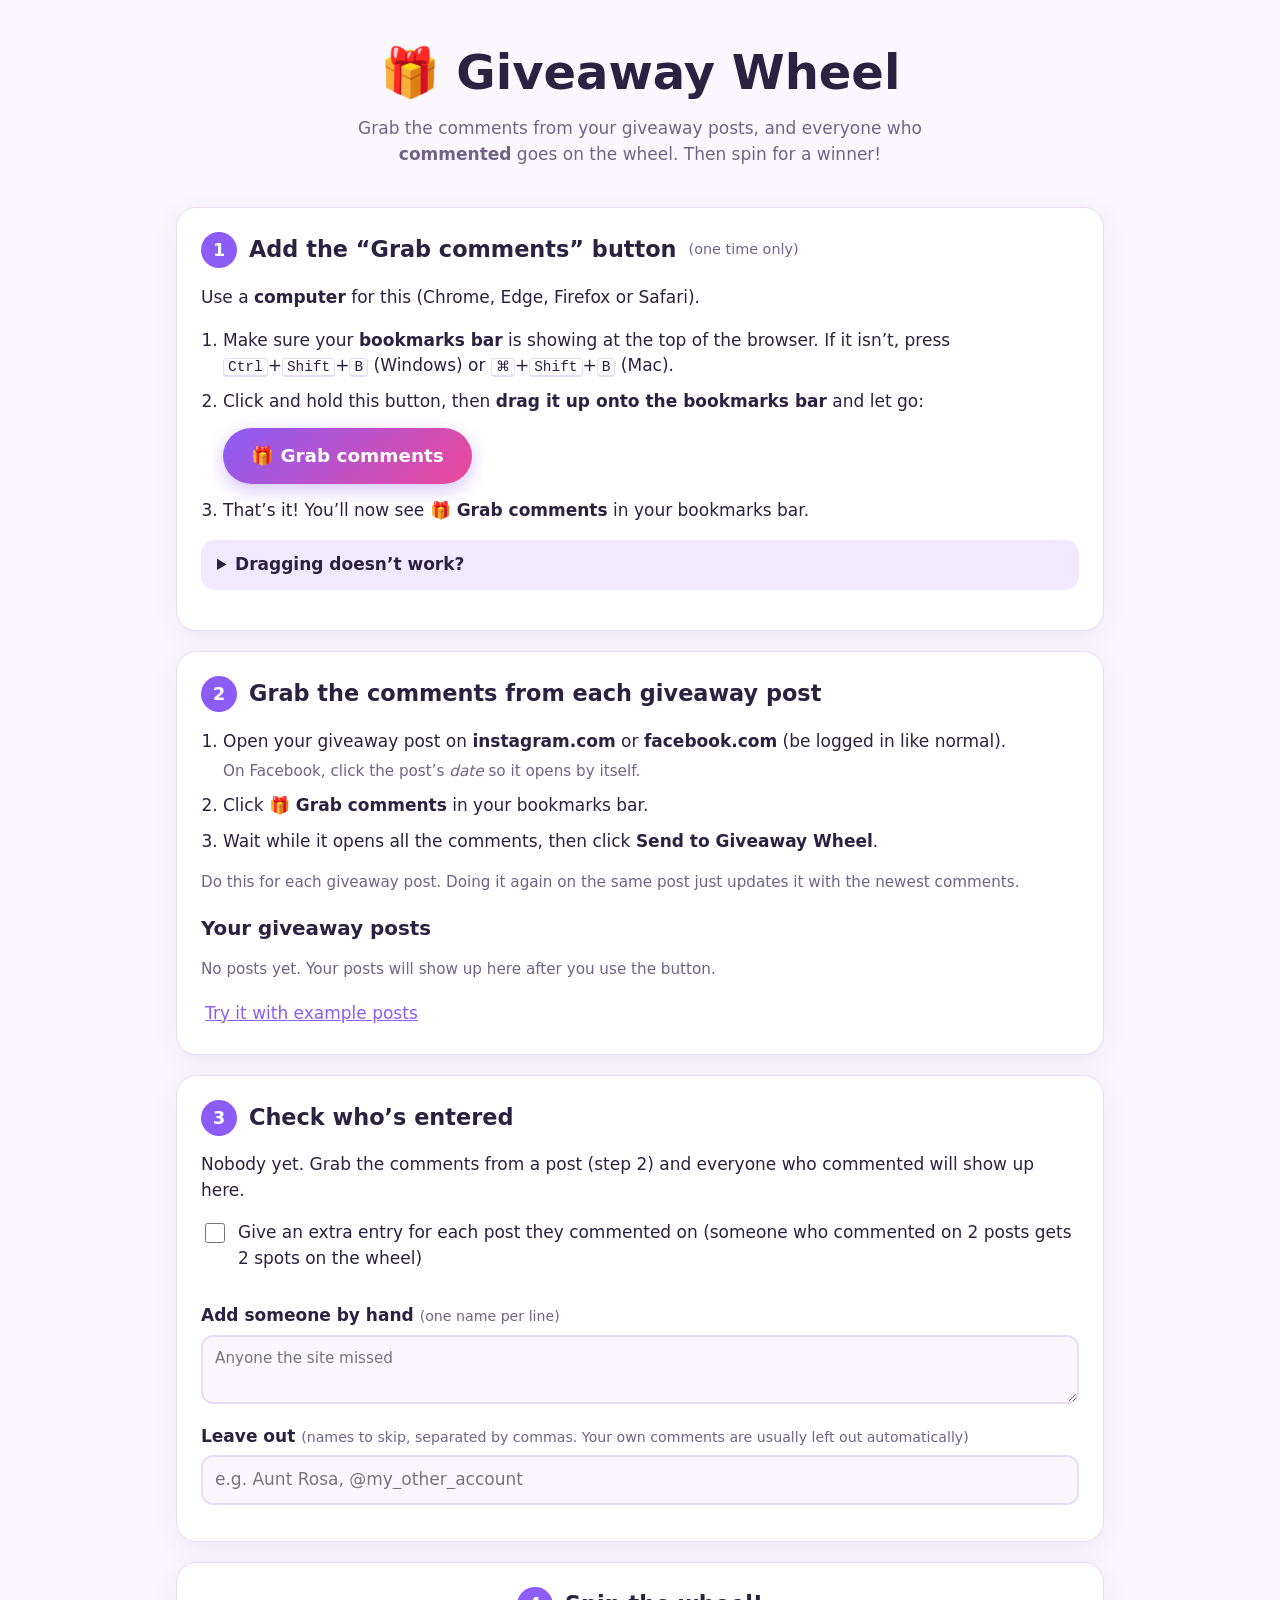
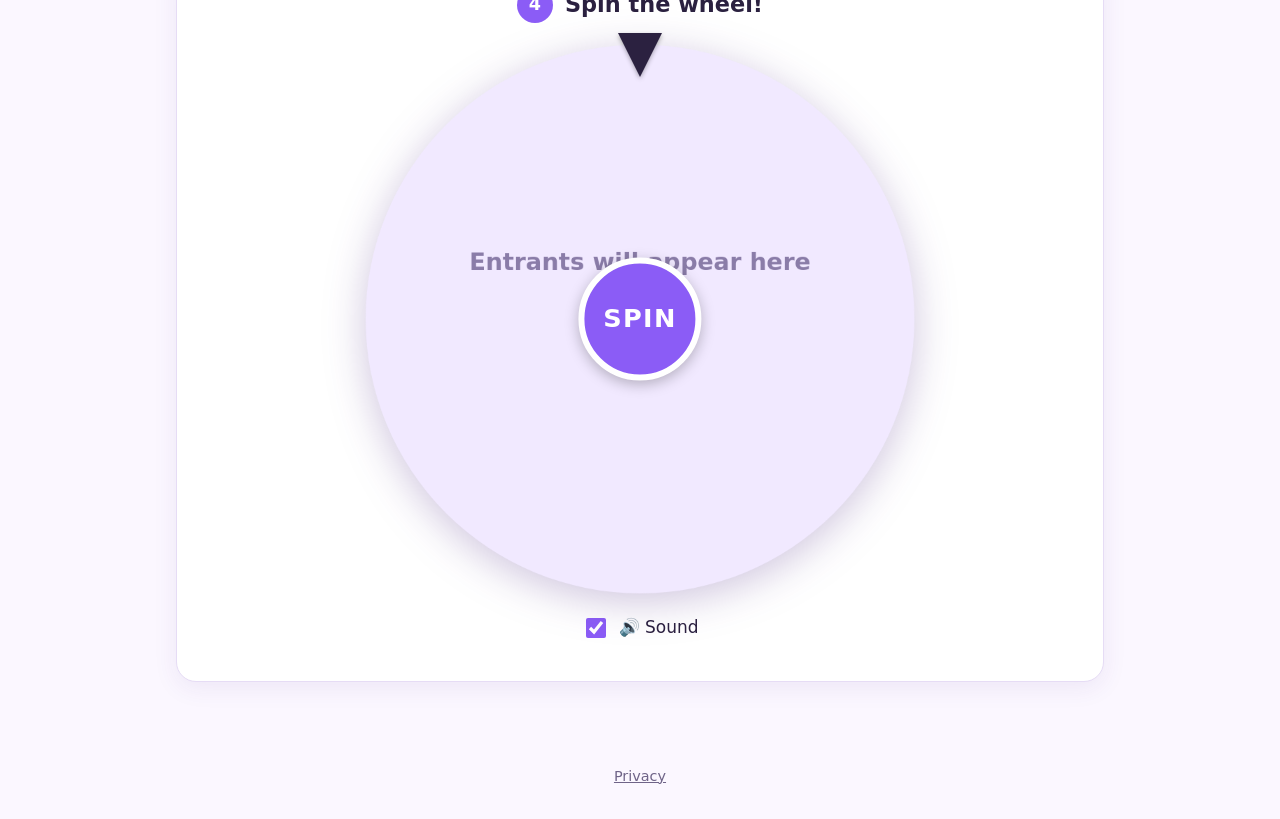
<file: index.html>
<!doctype html>
<html lang="en">
<head>
  <meta charset="utf-8">
  <meta name="viewport" content="width=device-width, initial-scale=1">
  <title>Giveaway Wheel</title>
  <link rel="icon" href="data:image/svg+xml,<svg xmlns='http://www.w3.org/2000/svg' viewBox='0 0 100 100'><text y='.9em' font-size='90'>🎁</text></svg>">
  <link rel="stylesheet" href="style.css">
</head>
<body>
  <header class="hero">
    <h1>🎁 Giveaway Wheel</h1>
    <p>Grab the comments from your giveaway posts, and everyone who <strong>commented</strong> goes on the wheel. Then spin for a winner!</p>
  </header>

  <main>
    <!-- STEP 1 -->
    <section class="card">
      <details id="setupBox" class="setup" open>
        <summary><h2><span class="step">1</span> Add the “Grab comments” button <small>(one time only)</small></h2></summary>
        <p>Use a <strong>computer</strong> for this (Chrome, Edge, Firefox or Safari).</p>
        <ol class="big-steps">
          <li>Make sure your <strong>bookmarks bar</strong> is showing at the top of the browser.
            If it isn’t, press <kbd>Ctrl</kbd>+<kbd>Shift</kbd>+<kbd>B</kbd> (Windows) or <kbd>⌘</kbd>+<kbd>Shift</kbd>+<kbd>B</kbd> (Mac).</li>
          <li>Click and hold this button, then <strong>drag it up onto the bookmarks bar</strong> and let go:
            <div class="bm-wrap"><a id="bookmarklet" class="btn bm" href="#">🎁 Grab comments</a></div></li>
          <li>That’s it! You’ll now see <strong>🎁 Grab comments</strong> in your bookmarks bar.</li>
        </ol>
        <details class="help">
          <summary>Dragging doesn’t work?</summary>
          <div class="help-body">
            <ol>
              <li>Click <button id="copyBookmarklet" class="btn secondary small">Copy the button</button></li>
              <li>Right-click the bookmarks bar → <strong>Add page…</strong> (or <strong>Add bookmark</strong>).</li>
              <li>Name it <em>Grab comments</em>, and in the <strong>URL</strong> box paste what you copied. Save.</li>
            </ol>
          </div>
        </details>
      </details>
    </section>

    <!-- STEP 2 -->
    <section class="card">
      <h2><span class="step">2</span> Grab the comments from each giveaway post</h2>
      <ol class="big-steps">
        <li>Open your giveaway post on <strong>instagram.com</strong> or <strong>facebook.com</strong> (be logged in like normal).
          <span class="hint">On Facebook, click the post’s <em>date</em> so it opens by itself.</span></li>
        <li>Click <strong>🎁 Grab comments</strong> in your bookmarks bar.</li>
        <li>Wait while it opens all the comments, then click <strong>Send to Giveaway Wheel</strong>.</li>
      </ol>
      <p class="hint">Do this for each giveaway post. Doing it again on the same post just updates it with the newest comments.</p>

      <h3 class="sub">Your giveaway posts</h3>
      <div id="selected" class="selected"></div>
      <button id="loadExample" class="btn link">Try it with example posts</button>
    </section>

    <!-- STEP 3 -->
    <section class="card" id="entrantsCard">
      <h2><span class="step">3</span> Check who’s entered</h2>
      <p id="summary" class="summary"></p>

      <label class="check">
        <input id="perPost" type="checkbox">
        <span>Give an extra entry for each post they commented on (someone who commented on 2 posts gets 2 spots on the wheel)</span>
      </label>

      <div id="entrants" class="entrants"></div>

      <label class="field">
        <span>Add someone by hand <small>(one name per line)</small></span>
        <textarea id="manual" rows="2" placeholder="Anyone the site missed"></textarea>
      </label>
      <label class="field">
        <span>Leave out <small>(names to skip, separated by commas. Your own comments are usually left out automatically)</small></span>
        <input id="exclude" type="text" placeholder="e.g. Aunt Rosa, @my_other_account">
      </label>
    </section>

    <!-- STEP 4 -->
    <section class="card wheel-card">
      <h2><span class="step">4</span> Spin the wheel!</h2>
      <div class="wheel-wrap">
        <div class="pointer"></div>
        <canvas id="wheel" width="800" height="800"></canvas>
        <button id="spin" class="spin-btn">SPIN</button>
      </div>
      <label class="check sound">
        <input id="sound" type="checkbox" checked>
        <span>🔊 Sound</span>
      </label>
      <div id="history" class="history"></div>
    </section>
  </main>

  <footer class="foot"><a href="privacy.html">Privacy</a></footer>

  <div id="modal" class="modal hidden" role="dialog" aria-modal="true">
    <div class="modal-box">
      <p class="modal-label">🎉 And the winner is… 🎉</p>
      <p id="winnerName" class="winner-name"></p>
      <p id="winnerSource" class="winner-source"></p>
      <div class="row center">
        <button id="removeAndClose" class="btn secondary">Remove winner &amp; spin again</button>
        <button id="closeModal" class="btn">Done</button>
      </div>
    </div>
  </div>
  <canvas id="confetti"></canvas>

  <div id="toast" class="toast" role="status" hidden></div>

  <script src="grab.js"></script>
  <script src="app.js"></script>
</body>
</html>
</file>
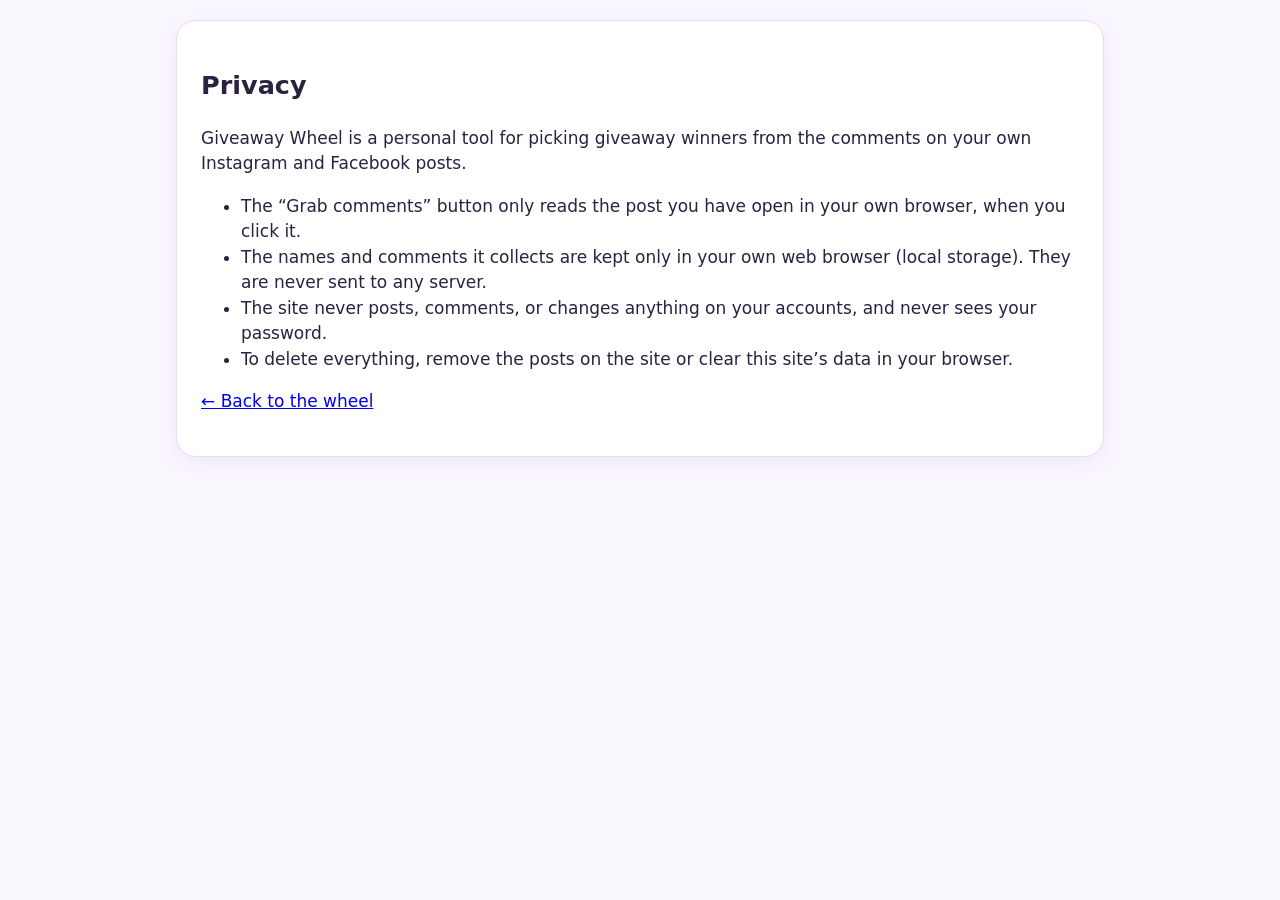
<file: privacy.html>
<!doctype html>
<html lang="en">
<head>
  <meta charset="utf-8">
  <meta name="viewport" content="width=device-width, initial-scale=1">
  <title>Giveaway Wheel Privacy</title>
  <link rel="stylesheet" href="style.css">
</head>
<body>
  <main>
    <section class="card">
      <h1>Privacy</h1>
      <p>Giveaway Wheel is a personal tool for picking giveaway winners from the comments on your own Instagram and Facebook posts.</p>
      <ul>
        <li>The “Grab comments” button only reads the post you have open in your own browser, when you click it.</li>
        <li>The names and comments it collects are kept only in your own web browser (local storage). They are never sent to any server.</li>
        <li>The site never posts, comments, or changes anything on your accounts, and never sees your password.</li>
        <li>To delete everything, remove the posts on the site or clear this site’s data in your browser.</li>
      </ul>
      <p><a href="./">← Back to the wheel</a></p>
    </section>
  </main>
</body>
</html>
</file>
<file: style.css>
:root {
  --bg: #fbf7ff;
  --card: #ffffff;
  --ink: #2b2140;
  --muted: #6f6488;
  --line: #e6dcf5;
  --accent: #8b5cf6;
  --accent-ink: #ffffff;
  --accent-soft: #f1e9ff;
  --ok: #2f9e44;
  --shadow: 0 6px 24px rgba(80, 40, 140, .08);
}
@media (prefers-color-scheme: dark) {
  :root {
    --bg: #17121f;
    --card: #221b2e;
    --ink: #f3eefb;
    --muted: #b3a8c8;
    --line: #3a2f4d;
    --accent: #a78bfa;
    --accent-ink: #1a1225;
    --accent-soft: #2e2440;
    --shadow: none;
  }
}

* { box-sizing: border-box; }
body {
  margin: 0;
  background: var(--bg);
  color: var(--ink);
  font: 17px/1.5 system-ui, -apple-system, "Segoe UI", Roboto, sans-serif;
}
main { max-width: 960px; margin: 0 auto; padding: 0 16px 64px; }

.hero { text-align: center; padding: 36px 16px 20px; }
.hero h1 { margin: 0 0 8px; font-size: clamp(2rem, 6vw, 3rem); }
.hero p { margin: 0 auto; max-width: 620px; color: var(--muted); }

.card {
  background: var(--card);
  border: 1px solid var(--line);
  border-radius: 20px;
  padding: 24px;
  margin: 20px 0;
  box-shadow: var(--shadow);
}
.card h2 { margin: 0 0 16px; display: flex; align-items: center; gap: 12px; font-size: 1.4rem; }
.step {
  display: inline-grid; place-items: center;
  width: 36px; height: 36px; border-radius: 50%;
  background: var(--accent); color: var(--accent-ink); font-size: 1.1rem;
}

.help { background: var(--accent-soft); border-radius: 14px; padding: 12px 16px; margin-bottom: 16px; }
.help summary { cursor: pointer; font-weight: 600; }
.help-body { padding-top: 8px; }
.help-cols { display: grid; grid-template-columns: 1fr 1fr; gap: 20px; }
.help h3 { margin: 8px 0 4px; }
.help ol { padding-left: 20px; margin: 0; }
.help li { margin-bottom: 6px; }
.tip { color: var(--muted); font-size: .95rem; }
kbd {
  border: 1px solid var(--line); border-bottom-width: 2px; border-radius: 4px;
  padding: 0 4px; font-size: .85em; background: var(--card);
}

.url-row { display: flex; gap: 8px; }
.url-row input { flex: 1; min-width: 0; }

.field { display: block; margin: 12px 0; }
.field > span { display: block; font-weight: 600; margin-bottom: 6px; }
.field small { font-weight: 400; color: var(--muted); }
input[type="text"], input[type="url"], input[type="datetime-local"], textarea {
  width: 100%;
  font: inherit;
  color: var(--ink);
  background: var(--bg);
  border: 2px solid var(--line);
  border-radius: 12px;
  padding: 10px 12px;
}
textarea { resize: vertical; font-size: .95rem; }
input:focus, textarea:focus { outline: none; border-color: var(--accent); }

.row { display: flex; flex-wrap: wrap; gap: 12px; align-items: center; }
.row.center { justify-content: center; }
.btn {
  font: inherit; font-weight: 600;
  border: none; border-radius: 999px;
  padding: 10px 20px; cursor: pointer;
  background: var(--accent); color: var(--accent-ink);
  text-decoration: none; display: inline-block; text-align: center;
}
.btn.secondary { background: var(--accent-soft); color: var(--ink); }
.btn.small { padding: 8px 14px; white-space: nowrap; }
.btn.disabled { opacity: .45; pointer-events: none; }
.link, .btn.link {
  background: none; border: none; padding: 4px; cursor: pointer;
  color: var(--accent); font: inherit; text-decoration: underline;
}

.summary { margin-top: 0; }
.check { display: flex; gap: 10px; align-items: flex-start; margin: 8px 0 16px; cursor: pointer; }
.check input { width: 20px; height: 20px; margin-top: 3px; accent-color: var(--accent); flex-shrink: 0; }
.entrants {
  display: grid; grid-template-columns: repeat(auto-fill, minmax(190px, 1fr)); gap: 8px;
  max-height: 360px; overflow: auto; margin-bottom: 16px;
}
.entrant {
  display: flex; align-items: center; gap: 8px;
  background: var(--accent-soft); border-radius: 10px; padding: 8px 10px; cursor: pointer;
  overflow: hidden;
}
.entrant span { overflow: hidden; text-overflow: ellipsis; white-space: nowrap; flex: 1; }
.entrant input { accent-color: var(--accent); width: 18px; height: 18px; flex-shrink: 0; }
.entrant.off span { text-decoration: line-through; color: var(--muted); }
.tag { font-style: normal; font-size: .8rem; color: var(--muted); white-space: nowrap; }

.wheel-card { text-align: center; }
.wheel-card h2 { justify-content: center; }
.wheel-wrap { position: relative; width: min(560px, 100%); margin: 0 auto; aspect-ratio: 1; }
#wheel { width: 100%; height: 100%; display: block; filter: drop-shadow(0 8px 20px rgba(60, 20, 120, .25)); }
.pointer {
  position: absolute; top: -6px; left: 50%; transform: translateX(-50%); z-index: 2;
  width: 0; height: 0;
  border-left: 22px solid transparent; border-right: 22px solid transparent;
  border-top: 44px solid #2b2140;
  filter: drop-shadow(0 2px 2px rgba(0,0,0,.3));
}
@media (prefers-color-scheme: dark) { .pointer { border-top-color: #fff; } }
.spin-btn {
  position: absolute; top: 50%; left: 50%; transform: translate(-50%, -50%);
  width: 22%; aspect-ratio: 1; border-radius: 50%;
  border: 6px solid #fff; background: var(--accent); color: var(--accent-ink);
  font: 800 clamp(1rem, 4vw, 1.6rem) system-ui, sans-serif; letter-spacing: .05em;
  cursor: pointer; box-shadow: 0 4px 14px rgba(0,0,0,.25);
  transition: transform .15s;
}
.spin-btn:hover:not(:disabled) { transform: translate(-50%, -50%) scale(1.06); }
.spin-btn:disabled { opacity: .7; cursor: wait; }
.sound { justify-content: center; margin-top: 16px; }
.history { text-align: left; max-width: 480px; margin: 8px auto 0; }
.history h3 { margin-bottom: 4px; }

.modal {
  position: fixed; inset: 0; z-index: 10;
  background: rgba(20, 10, 40, .55);
  display: grid; place-items: center; padding: 16px;
}
.modal.hidden { display: none; }
.modal-box {
  background: var(--card); border-radius: 24px; padding: 32px 24px; text-align: center;
  width: min(480px, 100%); animation: pop .35s ease-out;
}
.modal-label { margin: 0; font-size: 1.1rem; color: var(--muted); }
.winner-name { font-size: clamp(1.8rem, 7vw, 2.6rem); font-weight: 800; margin: 12px 0 4px; word-break: break-word; color: var(--accent); }
.winner-source { color: var(--muted); margin: 0 0 24px; }
@keyframes pop { from { transform: scale(.7); opacity: 0; } to { transform: scale(1); opacity: 1; } }
#confetti { position: fixed; inset: 0; pointer-events: none; z-index: 11; }

/* Step 1: bookmark button */
.setup > summary { list-style: none; cursor: pointer; }
.setup > summary::-webkit-details-marker { display: none; }
.setup > summary h2 { margin-bottom: 0; }
.setup[open] > summary h2 { margin-bottom: 16px; }
.setup > summary h2 small { font-size: .9rem; font-weight: 400; color: var(--muted); }
.setup:not([open]) > summary h2::after { content: "show again ▾"; margin-left: auto; font-size: .9rem; font-weight: 400; color: var(--accent); }
.big-steps { padding-left: 22px; }
.big-steps li { margin-bottom: 10px; }
.big-steps .hint { display: block; }
.bm-wrap { padding: 14px 0 4px; }
.bm {
  font-size: 1.15rem; padding: 14px 28px; cursor: grab;
  background: linear-gradient(135deg, #8b5cf6, #ec4899); color: #fff;
  box-shadow: 0 6px 18px rgba(139, 92, 246, .35);
}
.sub { margin: 20px 0 8px; }
.toast {
  position: fixed; left: 50%; bottom: 24px; transform: translateX(-50%); z-index: 12;
  background: var(--ink); color: var(--bg); padding: 12px 20px; border-radius: 14px;
  box-shadow: 0 8px 24px rgba(0,0,0,.25); max-width: calc(100vw - 32px); text-align: center;
}
.error { color: #e03131; }
.hint { color: var(--muted); font-size: .95rem; margin: 6px 0 0; }

/* Chosen posts */
.selected { display: grid; gap: 10px; margin: 8px 0 16px; }
.sel {
  display: grid; grid-template-columns: 72px 1fr auto; gap: 12px; align-items: center;
  border: 2px solid var(--line); border-radius: 14px; padding: 10px;
}
.sel img, .sel .noimg { width: 72px; height: 72px; object-fit: cover; border-radius: 10px; background: var(--accent-soft); display: grid; place-items: center; font-size: 1.8rem; }
.sel-title { font-weight: 700; }
.sel-title a { font-weight: 400; margin-left: 6px; color: var(--accent); }
.sel-caption { color: var(--muted); font-size: .92rem; overflow: hidden; text-overflow: ellipsis; display: -webkit-box; -webkit-line-clamp: 2; -webkit-box-orient: vertical; }
.sel-status { margin-top: 2px; }
.sel-actions { display: flex; flex-direction: column; gap: 2px; }
.sel-actions .remove { color: var(--muted); }
.winner-source ul { list-style: none; padding: 0; margin: 0; }
.winner-source a { color: var(--accent); }
.foot { text-align: center; padding: 0 16px 32px; font-size: .9rem; }
.foot a { color: var(--muted); }

@media (max-width: 680px) {
  .card { padding: 18px 16px; }
  .sel { grid-template-columns: 56px 1fr; }
  .sel img, .sel .noimg { width: 56px; height: 56px; }
  .sel-actions { grid-column: 1 / -1; flex-direction: row; justify-content: flex-end; }
  .url-row { flex-direction: column; }
}
</file>
